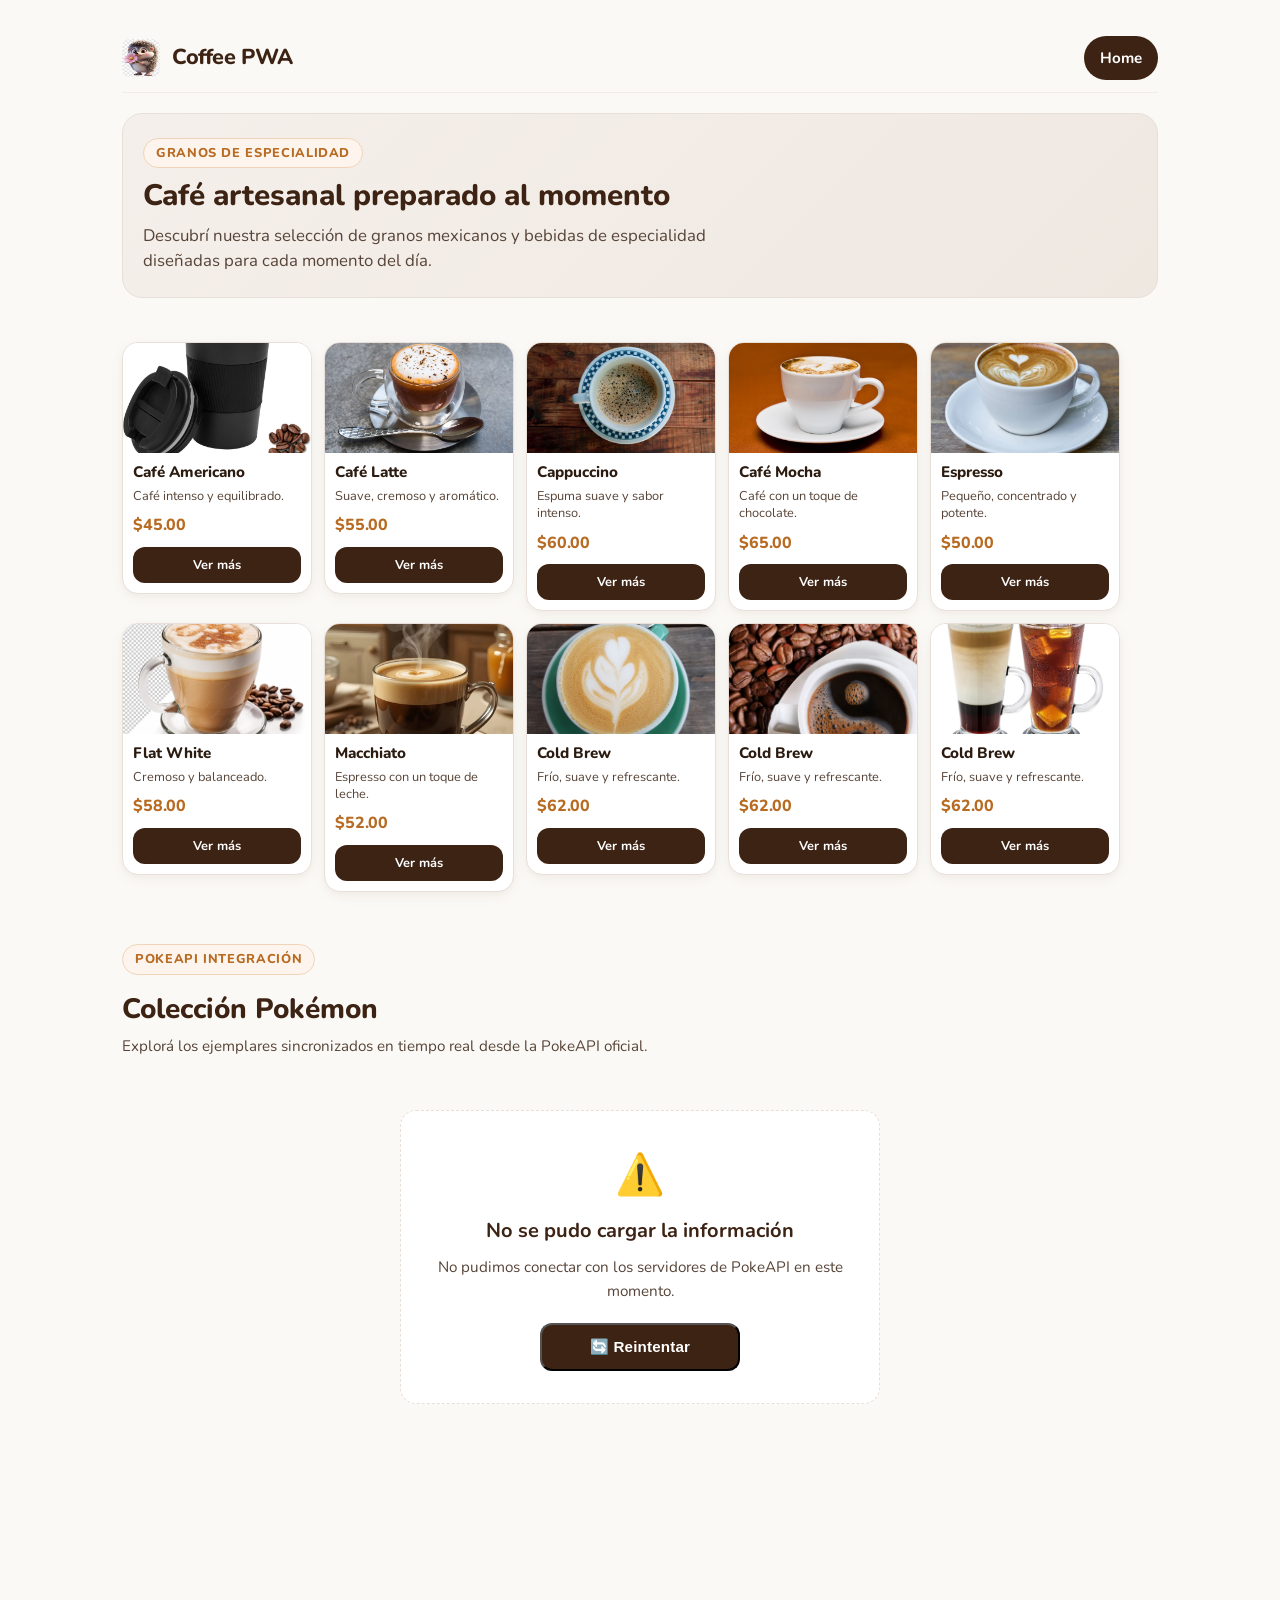
<file: index.html>
<!DOCTYPE html>
<html lang="es">
<head>
    <meta charset="UTF-8">
    <meta name="viewport" content="width=device-width, initial-scale=1.0, viewport-fit=cover">
    <meta http-equiv="X-UA-Compatible" content="ie=edge">

    <title>Coffee PWA | Catálogo de Especialidad</title>

    <!-- Google Fonts: Nunito -->
    <link rel="preconnect" href="https://fonts.googleapis.com">
    <link rel="preconnect" href="https://fonts.gstatic.com" crossorigin>
    <link href="https://fonts.googleapis.com/css2?family=Nunito:wght@400;600;700;800&display=swap" rel="stylesheet">

    <link rel="stylesheet" href="css/style.css?v=24">
    <link rel="manifest" href="manifest.json">
    <meta name="theme-color" content="#3D2314">

    <link rel="apple-touch-icon" sizes="72x72" href="imagenes/icons/icon-72x72.png">
    <link rel="apple-touch-icon" sizes="96x96" href="imagenes/icons/icon-96x96.png">
    <link rel="apple-touch-icon" sizes="128x128" href="imagenes/icons/icon-128x128.png">
    <link rel="apple-touch-icon" sizes="144x144" href="imagenes/icons/icon-144x144.png">
    <link rel="apple-touch-icon" sizes="152x152" href="imagenes/icons/icon-152x152.png">
    <link rel="apple-touch-icon" sizes="192x192" href="imagenes/icons/icon-192x192.png">
    <link rel="apple-touch-icon" sizes="256x256" href="imagenes/icons/icon-384x384.png">
    <link rel="apple-touch-icon" sizes="512x512" href="imagenes/icons/icon-512x512.png">
</head>

<body>
    <main>
        <header class="app-header">
            <nav>
                <a href="index.html" class="brand" aria-label="Coffee PWA Inicio">
                    <img src="imagenes/icons/icon-72x72.png" alt="Coffee PWA Logo" class="brand-logo">
                    <h1>Coffee PWA</h1>
                </a>
                <ul>
                    <li><a href="index.html" class="active">Home</a></li>
                </ul>
            </nav>
            <button id="install-button" hidden>
  Instalar aplicación
</button>

            <section class="hero-banner">
                <span class="hero-badge">Granos de Especialidad</span>
                <h2 class="hero-title">Café artesanal preparado al momento</h2>
                <p class="hero-subtitle">Descubrí nuestra selección de granos mexicanos y bebidas de especialidad diseñadas para cada momento del día.</p>
            </section>
        </header>

        <section class="catalog-section" aria-label="Nuestra selección de cafés">
            <div class="container" id="coffee-list"></div>
        </section>

        <section class="catalog-section" aria-label="Colección Pokémon" id="pokemon-catalog">
            <div class="section-heading">
                <span class="hero-badge">PokeAPI Integración</span>
                <h2 class="section-title">Colección Pokémon</h2>
                <p class="section-subtitle">Explorá los ejemplares sincronizados en tiempo real desde la PokeAPI oficial.</p>
            </div>
            <div class="container" id="pokemon-list"></div>
            <div class="load-more-container" id="pokemon-pagination"></div>
        </section>
    </main>

    <script src="js/pokemon.service.js?v=17"></script>
    <script src="js/pokemon.ui.js?v=17"></script>
    <script src="js/app.js?v=24"></script>
</body>
</html>
</file>
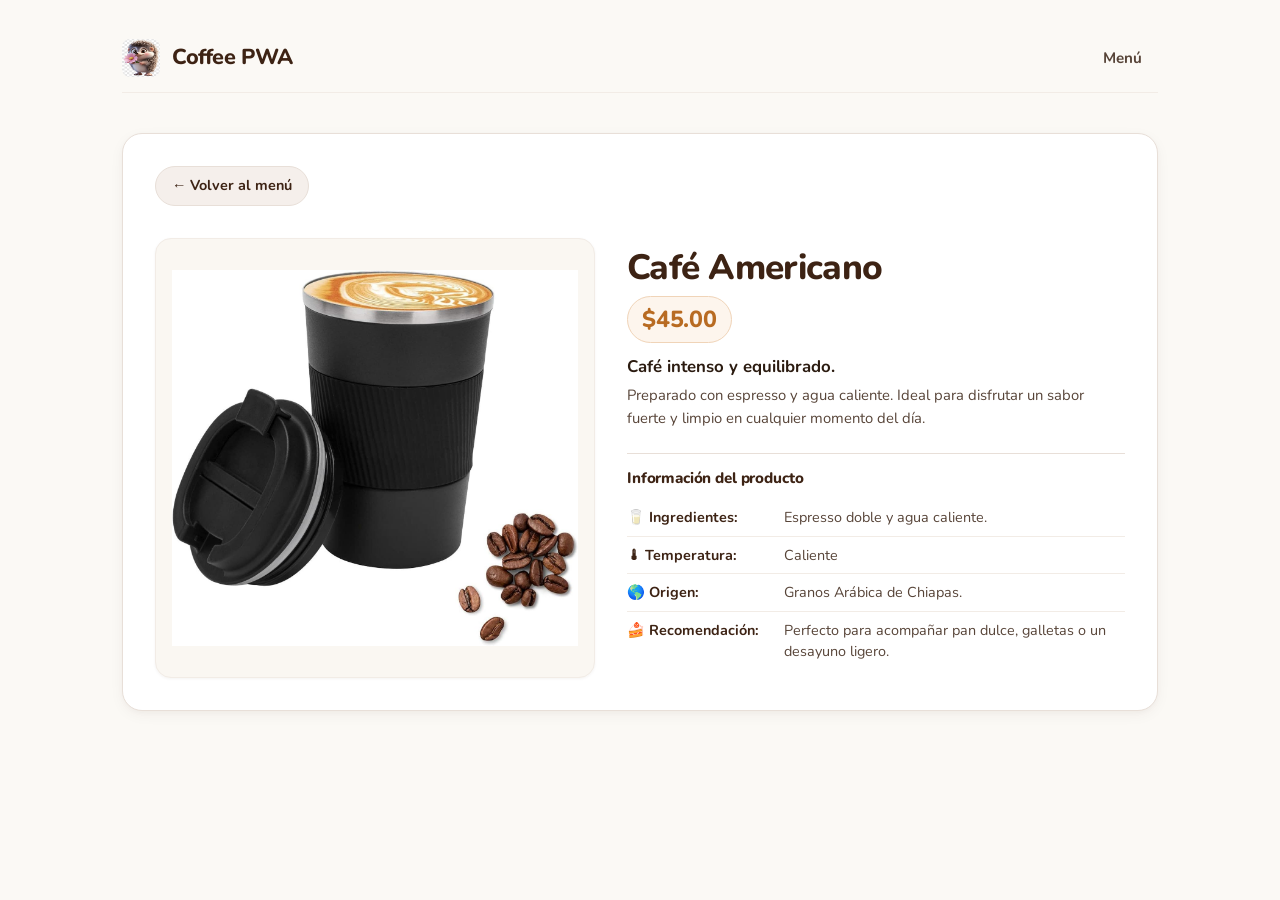
<file: detalle.html>
<!DOCTYPE html>
<html lang="es">
<head>
    <meta charset="UTF-8">
    <meta name="viewport" content="width=device-width, initial-scale=1.0, viewport-fit=cover">
    <title>Detalle del producto | Coffee PWA</title>

    <!-- Google Fonts: Nunito -->
    <link rel="preconnect" href="https://fonts.googleapis.com">
    <link rel="preconnect" href="https://fonts.gstatic.com" crossorigin>
    <link href="https://fonts.googleapis.com/css2?family=Nunito:wght@400;600;700;800&display=swap" rel="stylesheet">

    <link rel="stylesheet" href="css/style.css?v=24">
    <link rel="manifest" href="manifest.json">
    <meta name="theme-color" content="#3D2314">
</head>
<body>
    <main>
        <header class="app-header">
            <nav>
                <a href="index.html" class="brand" aria-label="Coffee PWA Inicio">
                    <img src="imagenes/icons/icon-72x72.png" alt="Coffee PWA Logo" class="brand-logo">
                    <h1>Coffee PWA</h1>
                </a>
                <ul>
                    <li><a href="index.html">Menú</a></li>
                </ul>
            </nav>
        </header>

        <section class="product-detail" id="detalle-producto"></section>
    </main>

    <script src="js/pokemon.service.js?v=17"></script>
    <script src="js/pokemon.ui.js?v=17"></script>
    <script src="js/app.js?v=24"></script>
</body>
</html>
</file>
<file: css/style.css>
/* ==========================================================================
   COFFEE PWA - DESIGN SYSTEM & STYLES (Specialty Warm Light Theme)
   Zero Horizontal Overflow | Android Mobile-First | 48px Touch Targets
   ========================================================================== */

:root {
  /* Typography */
  --font-main: 'Nunito', -apple-system, BlinkMacSystemFont, 'Segoe UI', Roboto, Helvetica, Arial, sans-serif;

  /* Palette - Warm Specialty Coffee Light Theme */
  --bg-page: #FBF9F5;
  --bg-surface: #FFFFFF;
  --bg-subtle: #F5EFEB;
  --bg-subtle-hover: #ECE4DC;
  --bg-card: #FFFFFF;

  --color-primary: #3D2314;
  --color-primary-hover: #26140A;
  --color-primary-light: #5C3D2E;

  --color-accent: #B86B22;
  --color-accent-subtle: #FDF5ED;
  --color-accent-border: #F0D4B8;

  --color-text: #2B1B10;
  --color-text-secondary: #574438;
  --color-text-muted: #847366;

  --color-border: #E8DFD8;
  --color-border-light: #F2ECE6;

  /* Spacing System (multiples of 4) */
  --space-1: 4px;
  --space-2: 8px;
  --space-3: 12px;
  --space-4: 16px;
  --space-5: 20px;
  --space-6: 24px;
  --space-8: 32px;
  --space-10: 40px;
  --space-12: 48px;

  /* Border Radius Scale */
  --radius-sm: 8px;
  --radius-md: 12px;
  --radius-lg: 16px;
  --radius-xl: 20px;
  --radius-full: 9999px;

  /* Elevation & Shadows */
  --shadow-card: 0 4px 16px -2px rgba(61, 35, 20, 0.06), 0 2px 6px -1px rgba(61, 35, 20, 0.03);
  --shadow-hover: 0 12px 28px -4px rgba(61, 35, 20, 0.12), 0 4px 10px -2px rgba(61, 35, 20, 0.06);
  --shadow-sm: 0 1px 3px rgba(61, 35, 20, 0.05);

  /* Touch Target (Android Accessibility standard) */
  --touch-target: 48px;

  /* Transitions */
  --transition-base: 0.2s cubic-bezier(0.4, 0, 0.2, 1);
}

/* ==========================================================================
   RESET & GLOBAL RULES
   ========================================================================== */

*, *::before, *::after {
  margin: 0;
  padding: 0;
  box-sizing: border-box;
  -webkit-tap-highlight-color: transparent;
}

html {
  font-size: 16px;
  scroll-behavior: smooth;
  -webkit-text-size-adjust: 100%;
}

body {
  font-family: var(--font-main);
  background-color: var(--bg-page);
  color: var(--color-text-secondary);
  line-height: 1.6;
  min-height: 100vh;
  min-height: 100dvh;
  overflow-x: hidden;
  /* Respeto estricto del safe-area en Android */
  padding-bottom: max(var(--space-6), env(safe-area-inset-bottom));
}

main {
  width: 100%;
  max-width: 1100px;
  margin: 0 auto;
  padding: var(--space-4);
  text-align: left;
}

/* ==========================================================================
   HEADER & NAVIGATION
   ========================================================================== */

.app-header {
  margin-bottom: var(--space-6);
}

nav {
  display: flex;
  justify-content: space-between;
  align-items: center;
  flex-wrap: wrap;
  gap: var(--space-3) var(--space-4);
  padding: var(--space-3) 0;
  border-bottom: 1px solid var(--color-border-light);
}

/* Logo e imagen siempre AL LADO del nombre en una fila horizontal */
.brand {
  display: inline-flex !important;
  flex-direction: row !important;
  align-items: center !important;
  flex-wrap: nowrap !important;
  gap: var(--space-3);
  text-decoration: none;
  flex-shrink: 0;
}

.brand-logo {
  width: 38px;
  height: 38px;
  border-radius: var(--radius-sm);
  object-fit: contain;
  flex-shrink: 0;
  display: block;
}

.brand h1 {
  color: var(--color-primary);
  font-size: 1.35rem;
  font-weight: 800;
  letter-spacing: -0.02em;
  margin: 0;
  line-height: 1;
  white-space: nowrap;
}

ul {
  list-style: none;
  display: flex;
  align-items: center;
  gap: var(--space-2);
}

li {
  margin: 0;
}

li a {
  display: inline-flex;
  align-items: center;
  justify-content: center;
  min-height: 44px;
  padding: var(--space-2) var(--space-4);
  border-radius: var(--radius-full);
  text-decoration: none;
  color: var(--color-text-secondary);
  font-weight: 700;
  font-size: 0.95rem;
  transition: all var(--transition-base);
}

li a:hover {
  color: var(--color-primary);
  background-color: var(--bg-subtle);
}

li a.active {
  color: #FFFFFF;
  background-color: var(--color-primary);
}

/* Hero Banner */
.hero-banner {
  margin-top: var(--space-5);
  padding: var(--space-6) var(--space-5);
  background: linear-gradient(135deg, #F5EFEB 0%, #EFE8E1 100%);
  border: 1px solid var(--color-border);
  border-radius: var(--radius-xl);
  text-align: left;
}

.hero-badge {
  display: inline-block;
  background-color: var(--color-accent-subtle);
  color: var(--color-accent);
  border: 1px solid var(--color-accent-border);
  padding: var(--space-1) var(--space-3);
  border-radius: var(--radius-full);
  font-size: 0.8rem;
  font-weight: 800;
  text-transform: uppercase;
  letter-spacing: 0.05em;
  margin-bottom: var(--space-2);
}

.hero-title {
  font-size: clamp(1.35rem, 3.5vw, 1.85rem);
  font-weight: 800;
  color: var(--color-primary);
  line-height: 1.3;
  margin-bottom: var(--space-2);
}

.hero-subtitle {
  color: var(--color-text-secondary);
  font-size: clamp(0.92rem, 2.2vw, 1.05rem);
  max-width: 620px;
  line-height: 1.5;
}

/* ==========================================================================
   CATALOG GRID & CARDS
   ========================================================================== */

.catalog-section {
  width: 100%;
}

.container {
  display: grid;
  grid-template-columns: repeat(auto-fill, minmax(260px, 1fr));
  align-items: start;
  grid-auto-rows: max-content;
  gap: var(--space-6);
  padding: var(--space-5) 0;
  width: 100%;
}

.card {
  width: 100%;
  height: fit-content;
  align-self: start;
  display: flex;
  flex-direction: column;
  background: var(--bg-card);
  border: 1px solid var(--color-border);
  border-radius: var(--radius-lg);
  overflow: hidden;
  box-shadow: var(--shadow-card);
  transition: transform var(--transition-base), box-shadow var(--transition-base), border-color var(--transition-base);
}

.card:hover {
  transform: translateY(-4px);
  box-shadow: var(--shadow-hover);
  border-color: var(--color-accent-border);
}

.card img {
  width: 100%;
  height: 200px;
  object-fit: cover;
  display: block;
  background-color: var(--bg-subtle);
  transition: transform 0.4s ease;
}

.card:hover img {
  transform: scale(1.02);
}

.card-info {
  display: flex;
  flex-direction: column;
  flex: 0 0 auto;
  padding: var(--space-5);
  text-align: left;
}

.card-info h2 {
  color: var(--color-text);
  font-size: 1.25rem;
  font-weight: 800;
  line-height: 1.3;
  margin-bottom: var(--space-2);
}

.card-info p {
  color: var(--color-text-secondary);
  font-size: 0.925rem;
  line-height: 1.5;
  flex-grow: 0;
  margin-bottom: var(--space-4);
}

.card-info span {
  display: block;
  font-size: 1.35rem;
  font-weight: 800;
  color: var(--color-accent);
  margin-bottom: var(--space-4);
  letter-spacing: -0.01em;
}

.view-more {
  display: inline-flex;
  align-items: center;
  justify-content: center;
  min-height: var(--touch-target);
  width: 100%;
  padding: var(--space-3) var(--space-4);
  background: var(--color-primary);
  color: #FFFFFF;
  border-radius: var(--radius-md);
  text-decoration: none;
  font-size: 0.95rem;
  font-weight: 700;
  letter-spacing: 0.01em;
  transition: background-color var(--transition-base), transform var(--transition-base), box-shadow var(--transition-base);
  cursor: pointer;
}

.view-more:hover {
  background: var(--color-primary-hover);
  box-shadow: 0 4px 12px rgba(61, 35, 20, 0.25);
}

.view-more:active {
  transform: scale(0.98);
}

/* ==========================================================================
   PRODUCT DETAIL VIEW (Armonía visual, proporciones y balance imagen-contenido)
   ========================================================================== */

.product-detail {
  width: 100%;
  max-width: 1040px;
  margin: 0 auto;
  padding: var(--space-4) 0;
}

.detail-content {
  display: grid;
  grid-template-columns: 1fr;
  grid-template-areas:
    "back"
    "image"
    "info";
  gap: var(--space-5);
  background: var(--bg-surface);
  border: 1px solid var(--color-border);
  border-radius: var(--radius-xl);
  padding: var(--space-6);
  box-shadow: var(--shadow-card);
  width: 100%;
}

.back-button {
  grid-area: back;
  justify-self: start;
  display: inline-flex;
  align-items: center;
  gap: var(--space-2);
  min-height: 40px;
  padding: 6px 16px;
  color: var(--color-primary);
  background: var(--bg-subtle);
  border: 1px solid var(--color-border);
  border-radius: var(--radius-full);
  font-weight: 700;
  font-size: 0.9rem;
  text-decoration: none;
  transition: all var(--transition-base);
  margin-bottom: var(--space-2);
}

.back-button:hover {
  background: var(--color-primary);
  color: #FFFFFF;
  border-color: var(--color-primary);
  transform: translateX(-3px);
  box-shadow: 0 4px 12px rgba(61, 35, 20, 0.15);
}

.back-button:active {
  transform: scale(0.97);
}

.detail-content img {
  grid-area: image;
  width: 100%;
  aspect-ratio: 1 / 1;
  max-height: 460px;
  object-fit: contain;
  background: #FAF7F2;
  padding: var(--space-4);
  border-radius: var(--radius-lg);
  border: 1px solid var(--color-border-light);
  box-shadow: var(--shadow-sm);
  display: block;
}

.detail-info {
  grid-area: info;
  display: flex;
  flex-direction: column;
  text-align: left;
  justify-content: center;
}

.detail-info h2 {
  color: var(--color-primary);
  font-size: clamp(1.6rem, 3vw, 2.2rem);
  font-weight: 800;
  line-height: 1.2;
  margin-bottom: var(--space-2);
  letter-spacing: -0.02em;
}

/* Badge destacado de precio */
.detail-info span {
  display: inline-flex;
  align-items: center;
  align-self: flex-start;
  font-size: 1.45rem;
  font-weight: 800;
  color: var(--color-accent);
  background: var(--color-accent-subtle);
  border: 1px solid var(--color-accent-border);
  padding: 4px 14px;
  border-radius: var(--radius-full);
  margin-bottom: var(--space-3);
  letter-spacing: -0.01em;
}

/* Párrafo destacado de descripción */
.detail-info > p:first-of-type {
  font-size: 1.05rem;
  font-weight: 700;
  color: var(--color-text);
  line-height: 1.45;
  margin-bottom: var(--space-1);
}

/* Párrafo complementario de detalles */
.detail-info > p:nth-of-type(2) {
  color: var(--color-text-secondary);
  font-size: 0.925rem;
  line-height: 1.55;
  margin-bottom: var(--space-4);
}

/* ==========================================================================
   PRODUCT EXTRA SPECIFICATIONS (Lista Limpia y Editorial, sin contenedores rígidos)
   ========================================================================== */

.product-extra {
  margin-top: var(--space-2);
  padding-top: var(--space-3);
  border-top: 1px solid var(--color-border);
  display: flex;
  flex-direction: column;
}

.product-extra h3 {
  color: var(--color-primary);
  font-size: 0.95rem;
  font-weight: 800;
  margin-bottom: var(--space-2);
  letter-spacing: -0.01em;
}

.product-extra p {
  display: grid;
  grid-template-columns: 145px 1fr;
  align-items: baseline;
  gap: var(--space-3);
  padding: 8px 0;
  background: transparent;
  border: none;
  border-bottom: 1px solid var(--color-border-light);
  border-radius: 0;
  font-size: 0.9rem;
  line-height: 1.45;
  color: var(--color-text-secondary);
  margin-bottom: 0;
}

.product-extra p:last-child {
  border-bottom: none;
}

.product-extra strong {
  color: var(--color-primary);
  font-weight: 700;
  display: inline-flex;
  align-items: center;
  gap: var(--space-1);
  white-space: nowrap;
}

/* ==========================================================================
   RESPONSIVE BREAKPOINTS (Mobile-First)
   ========================================================================== */

/* Tablets y Desktop (>= 768px) */
@media (min-width: 768px) {
  main {
    padding: var(--space-6) var(--space-8);
  }

  .detail-content {
    grid-template-columns: minmax(360px, 440px) 1fr;
    grid-template-areas:
      "back  back"
      "image info";
    gap: var(--space-6) var(--space-8);
    padding: var(--space-8);
    align-items: center; /* Centrado vertical armónico con la imagen */
  }

  .detail-content img {
    height: 100%;
    max-height: 480px;
    align-self: center;
  }
}

/* Móviles Compactos (<= 480px) */
@media (max-width: 480px) {
  main {
    padding: var(--space-3);
  }

  .hero-banner {
    padding: var(--space-5) var(--space-4);
  }

  .container {
    gap: var(--space-4);
    padding: var(--space-4) 0;
  }

  .detail-content {
    padding: var(--space-4);
    gap: var(--space-5);
  }

  /* En móviles estrechos la ficha se alinea limpiamente con separadores sutiles */
  .product-extra p {
    display: flex;
    flex-direction: column;
    align-items: flex-start;
    gap: 3px;
    padding: 10px 0;
    border-bottom: 1px solid var(--color-border-light);
  }

  .product-extra strong {
    font-size: 0.825rem;
    color: var(--color-text-muted);
    text-transform: uppercase;
    letter-spacing: 0.04em;
  }
}

/* Pantallas Muy Pequeñas (<= 360px - ej. Galaxy Fold o dispositivos angostos) */
@media (max-width: 360px) {
  .container {
    grid-template-columns: 1fr;
  }

  nav ul {
    gap: var(--space-1);
  }

  li a {
    padding: var(--space-2) var(--space-3);
    font-size: 0.875rem;
  }

  .brand h1 {
    font-size: 1.15rem;
  }

  .brand-logo {
    width: 32px;
    height: 32px;
  }
}

/* ==========================================================================
   POKÉMON MODULE - EXTENSION DE ESTILOS
   Aislamiento visual sin colisión con el catálogo de café.
   ========================================================================== */

.section-heading {
  margin-top: var(--space-8);
  margin-bottom: var(--space-4);
  text-align: left;
}

.section-title {
  font-size: clamp(1.35rem, 3.2vw, 1.75rem);
  font-weight: 800;
  color: var(--color-primary);
  line-height: 1.3;
  margin-top: var(--space-2);
  margin-bottom: var(--space-2);
}

.section-subtitle {
  color: var(--color-text-secondary);
  font-size: 0.95rem;
  max-width: 620px;
  line-height: 1.5;
}

/* Card Pokémon */
.card-pokemon .card-media {
  width: 100%;
  height: 200px;
  display: flex;
  align-items: center;
  justify-content: center;
  background: radial-gradient(circle, rgba(184, 107, 34, 0.08) 0%, rgba(245, 239, 235, 0.45) 75%);
  padding: var(--space-4);
  overflow: hidden;
}

.card-pokemon .card-media img {
  max-width: 100%;
  max-height: 100%;
  width: auto;
  height: auto;
  object-fit: contain;
  filter: drop-shadow(0 6px 10px rgba(61, 35, 20, 0.12));
  transition: transform 0.35s cubic-bezier(0.34, 1.56, 0.64, 1);
}

.card-pokemon:hover .card-media img {
  transform: scale(1.08) translateY(-2px);
}

.pokemon-badge-id {
  display: inline-block;
  font-size: 0.8rem;
  font-weight: 800;
  color: var(--color-accent);
  background-color: var(--color-accent-subtle);
  border: 1px solid var(--color-accent-border);
  padding: 2px 8px;
  border-radius: var(--radius-full);
  margin-bottom: var(--space-2);
  width: fit-content;
}

.pokemon-badge-id.detail-id {
  font-size: 0.95rem;
  padding: 4px 12px;
}

/* Tipos de Pokémon */
.pokemon-types-list {
  display: flex;
  flex-wrap: wrap;
  gap: var(--space-2);
  margin-top: var(--space-3);
  margin-bottom: var(--space-4);
}

.pokemon-type-badge {
  display: inline-block;
  padding: 4px 12px;
  border-radius: var(--radius-full);
  font-size: 0.8rem;
  font-weight: 700;
  color: #FFFFFF;
  text-transform: capitalize;
  letter-spacing: 0.02em;
  box-shadow: var(--shadow-sm);
}

.type-normal   { background-color: #9FA19F; }
.type-fire     { background-color: #E62829; }
.type-water    { background-color: #2980EF; }
.type-grass    { background-color: #3FA129; }
.type-electric { background-color: #FAC000; color: #2B1B10; }
.type-ice      { background-color: #3DCEF3; color: #2B1B10; }
.type-fighting { background-color: #FF8000; }
.type-poison   { background-color: #9141CB; }
.type-ground   { background-color: #915121; }
.type-flying   { background-color: #81B9EF; color: #2B1B10; }
.type-psychic  { background-color: #EF4179; }
.type-bug      { background-color: #91A119; }
.type-rock     { background-color: #AFA981; }
.type-ghost    { background-color: #704170; }
.type-dragon   { background-color: #5060E1; }
.type-steel    { background-color: #60A1B8; }
.type-fairy    { background-color: #EF70EF; }
.type-dark     { background-color: #50413F; }

/* Vista Detalle Pokémon */
.pokemon-detail-content .detail-media-wrapper {
  display: flex;
  align-items: center;
  justify-content: center;
  background: radial-gradient(circle, rgba(184, 107, 34, 0.1) 0%, rgba(245, 239, 235, 0.6) 80%);
  border-radius: var(--radius-lg);
  padding: var(--space-6);
  border: 1px solid var(--color-border);
}

.pokemon-detail-content .detail-media-wrapper img {
  max-width: 280px;
  max-height: 280px;
  width: 100%;
  height: auto;
  object-fit: contain;
  filter: drop-shadow(0 10px 20px rgba(61, 35, 20, 0.18));
}

.pokemon-stats-section {
  margin-top: var(--space-5);
  padding-top: var(--space-4);
  border-top: 1px solid var(--color-border);
}

.pokemon-stats-section h3 {
  font-size: 1.1rem;
  font-weight: 800;
  color: var(--color-primary);
  margin-bottom: var(--space-3);
}

.stats-list {
  display: flex;
  flex-direction: column;
  gap: var(--space-3);
}

.stat-row {
  display: flex;
  flex-direction: column;
  gap: 4px;
}

.stat-label-group {
  display: flex;
  justify-content: space-between;
  font-size: 0.875rem;
  font-weight: 700;
  color: var(--color-text-secondary);
}

.stat-value {
  color: var(--color-primary);
  font-weight: 800;
}

.stat-bar-container {
  width: 100%;
  height: 8px;
  background-color: var(--bg-subtle);
  border-radius: var(--radius-full);
  overflow: hidden;
}

.stat-bar-fill {
  height: 100%;
  background: linear-gradient(90deg, var(--color-accent), #D4843D);
  border-radius: var(--radius-full);
  transition: width 0.6s ease-out;
}

/* Skeleton Loader */
.skeleton-shimmer {
  background: linear-gradient(90deg, #F0E8E2 0%, #FAF6F3 50%, #F0E8E2 100%);
  background-size: 200% 100%;
  animation: shimmer 1.5s infinite;
  border-radius: var(--radius-sm);
}

@keyframes shimmer {
  0% { background-position: -200% 0; }
  100% { background-position: 200% 0; }
}

.skeleton-line {
  height: 14px;
  margin-bottom: var(--space-2);
}

.skeleton-id { width: 30%; height: 18px; }
.skeleton-title { width: 60%; height: 22px; }
.skeleton-desc { width: 90%; }
.skeleton-btn { width: 100%; height: var(--touch-target); border-radius: var(--radius-md); margin-top: var(--space-3); }

/* Estado de Error */
.pokemon-error-state {
  grid-column: 1 / -1;
  text-align: center;
  padding: var(--space-8) var(--space-4);
  background: var(--bg-surface);
  border: 1px dashed var(--color-border);
  border-radius: var(--radius-lg);
  max-width: 480px;
  margin: var(--space-4) auto;
}

.pokemon-error-state .error-icon {
  font-size: 2.5rem;
  margin-bottom: var(--space-2);
}

.pokemon-error-state h3 {
  color: var(--color-primary);
  font-size: 1.25rem;
  margin-bottom: var(--space-2);
}

.pokemon-error-state p {
  color: var(--color-text-secondary);
  font-size: 0.95rem;
  margin-bottom: var(--space-5);
}

.retry-btn {
  max-width: 200px;
  margin: 0 auto;
}

/* Paginación Incremental (Cargar Más) */
.load-more-container {
  display: flex;
  justify-content: center;
  align-items: center;
  margin-top: var(--space-8);
  margin-bottom: var(--space-12);
  padding: var(--space-4) var(--space-4);
  width: 100%;
}

.load-more-btn {
  display: inline-flex;
  align-items: center;
  justify-content: center;
  gap: var(--space-3);
  min-height: 52px;
  padding: 14px 36px;
  background: linear-gradient(135deg, #3D2314 0%, #54331E 100%);
  color: #FFFFFF;
  border: 1.5px solid var(--color-accent-border);
  border-radius: var(--radius-full);
  font-family: var(--font-main);
  font-size: 1.05rem;
  font-weight: 800;
  letter-spacing: 0.02em;
  cursor: pointer;
  outline: none;
  transition: all 0.25s cubic-bezier(0.4, 0, 0.2, 1);
  box-shadow: 0 4px 16px rgba(61, 35, 20, 0.2), 0 1px 3px rgba(61, 35, 20, 0.1);
}

.load-more-btn .btn-icon {
  font-size: 1.25rem;
  display: inline-block;
  transition: transform 0.25s ease;
  filter: drop-shadow(0 2px 4px rgba(0, 0, 0, 0.3));
}

.load-more-btn:hover:not(:disabled) {
  background: linear-gradient(135deg, #26140A 0%, #3D2314 100%);
  border-color: var(--color-accent);
  transform: translateY(-3px);
  box-shadow: 0 8px 24px rgba(61, 35, 20, 0.32), 0 2px 6px rgba(184, 107, 34, 0.2);
}

.load-more-btn:hover:not(:disabled) .btn-icon {
  transform: scale(1.2) rotate(10deg);
}

.load-more-btn:active:not(:disabled) {
  transform: translateY(-1px) scale(0.98);
  box-shadow: 0 4px 12px rgba(61, 35, 20, 0.25);
}

.load-more-btn:disabled {
  opacity: 0.65;
  cursor: not-allowed;
  transform: none;
  box-shadow: none;
}

.all-loaded-text {
  font-size: 0.95rem;
  font-weight: 700;
  color: var(--color-text-muted);
  background: var(--bg-subtle);
  padding: var(--space-3) var(--space-6);
  border-radius: var(--radius-full);
  border: 1px solid var(--color-border);
}

/* SOLO TARJETAS DEL CATÁLOGO DE CAFÉ */
#coffee-list.container {
  display: grid !important;
  grid-template-columns: repeat(auto-fill, minmax(160px, 190px)) !important;
  justify-content: start;
  align-items: start;
  gap: 12px;
}

#coffee-list .card {
  width: 100%;
  min-width: 0;
  height: auto;
}

#coffee-list .card img {
  width: 100%;
  height: 110px !important;
  object-fit: cover;
}

#coffee-list .card-info {
  padding: 10px !important;
}

#coffee-list .card-info h2 {
  font-size: 0.95rem !important;
  margin-bottom: 5px;
}

#coffee-list .card-info p {
  font-size: 0.8rem !important;
  line-height: 1.35;
  margin-bottom: 8px;
}

#coffee-list .card-info span {
  font-size: 1rem !important;
  margin-bottom: 8px;
}

#coffee-list .view-more {
  min-height: 36px;
  padding: 6px 8px;
  font-size: 0.8rem;
}

@media (max-width: 480px) {
  #coffee-list.container {
    grid-template-columns: repeat(2, minmax(0, 1fr)) !important;
    gap: 10px;
  }

  #coffee-list .card img {
    height: 95px !important;
  }
}
</file>
